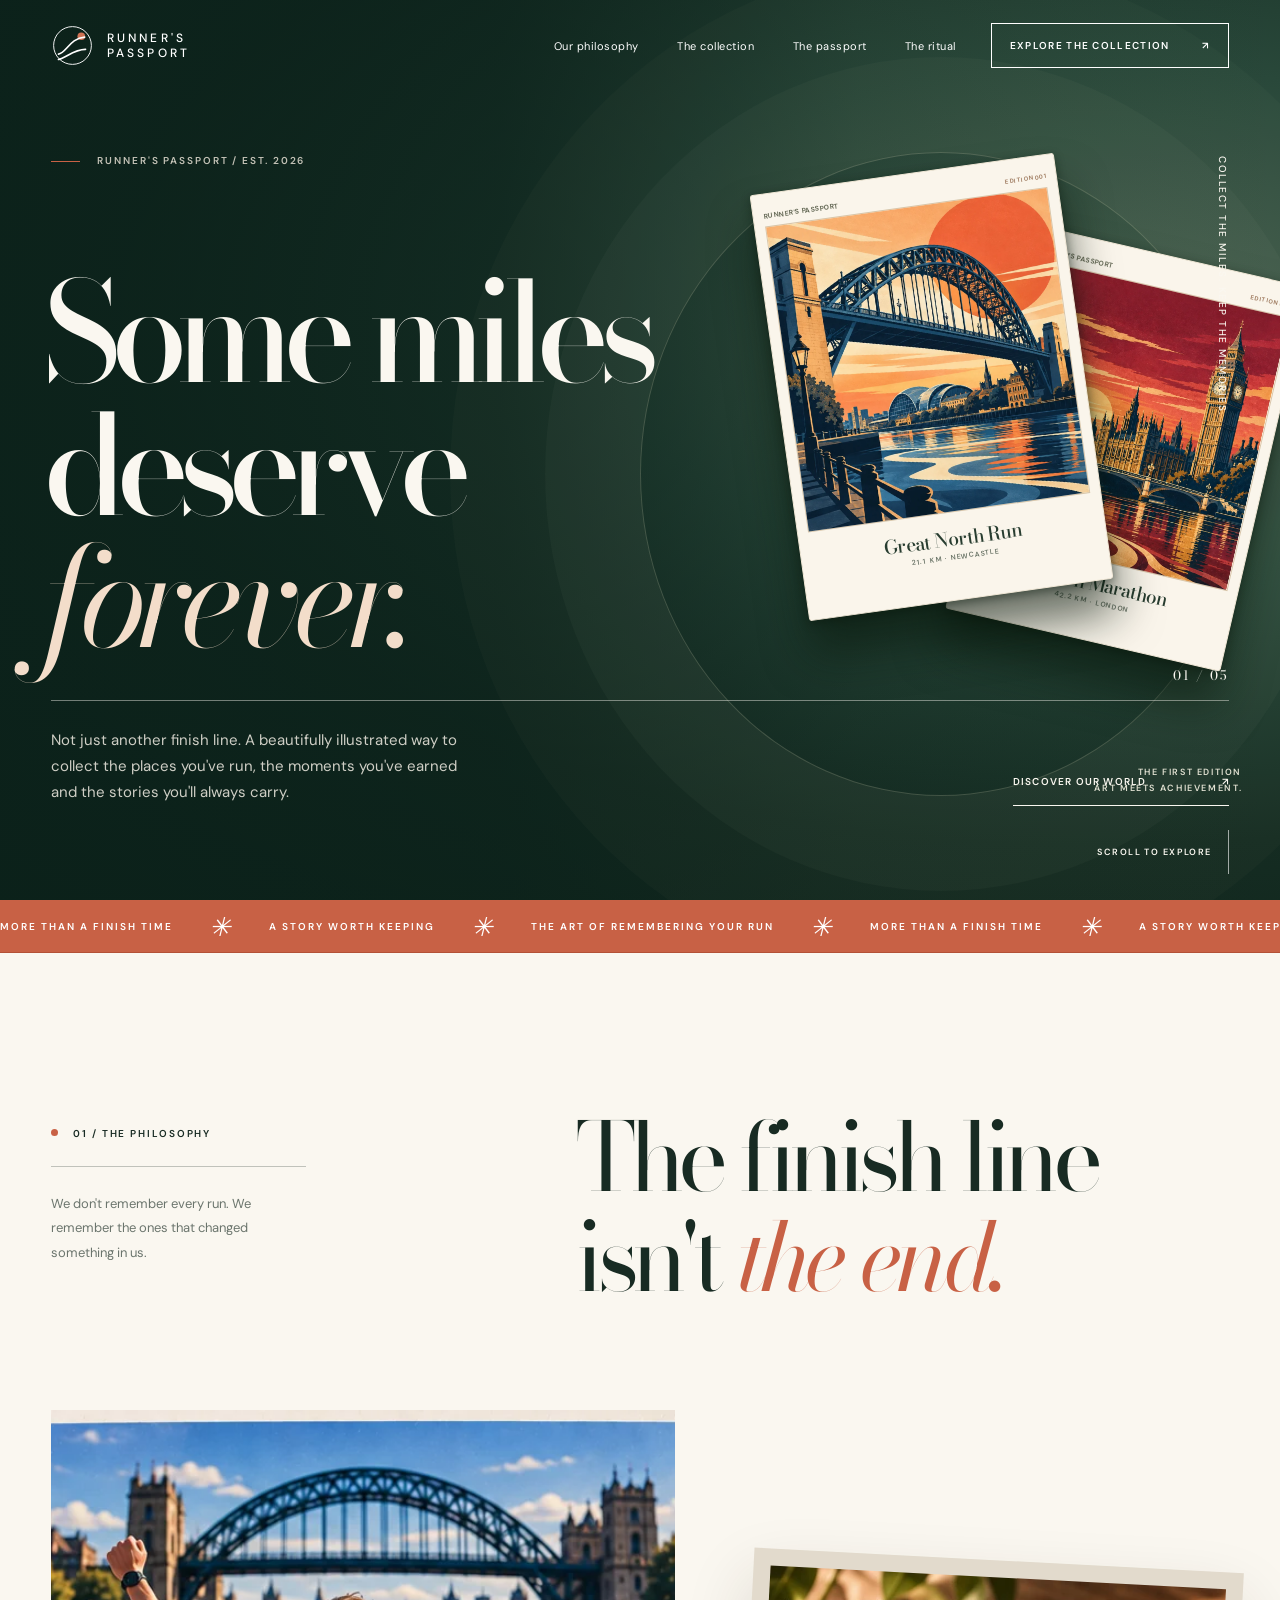
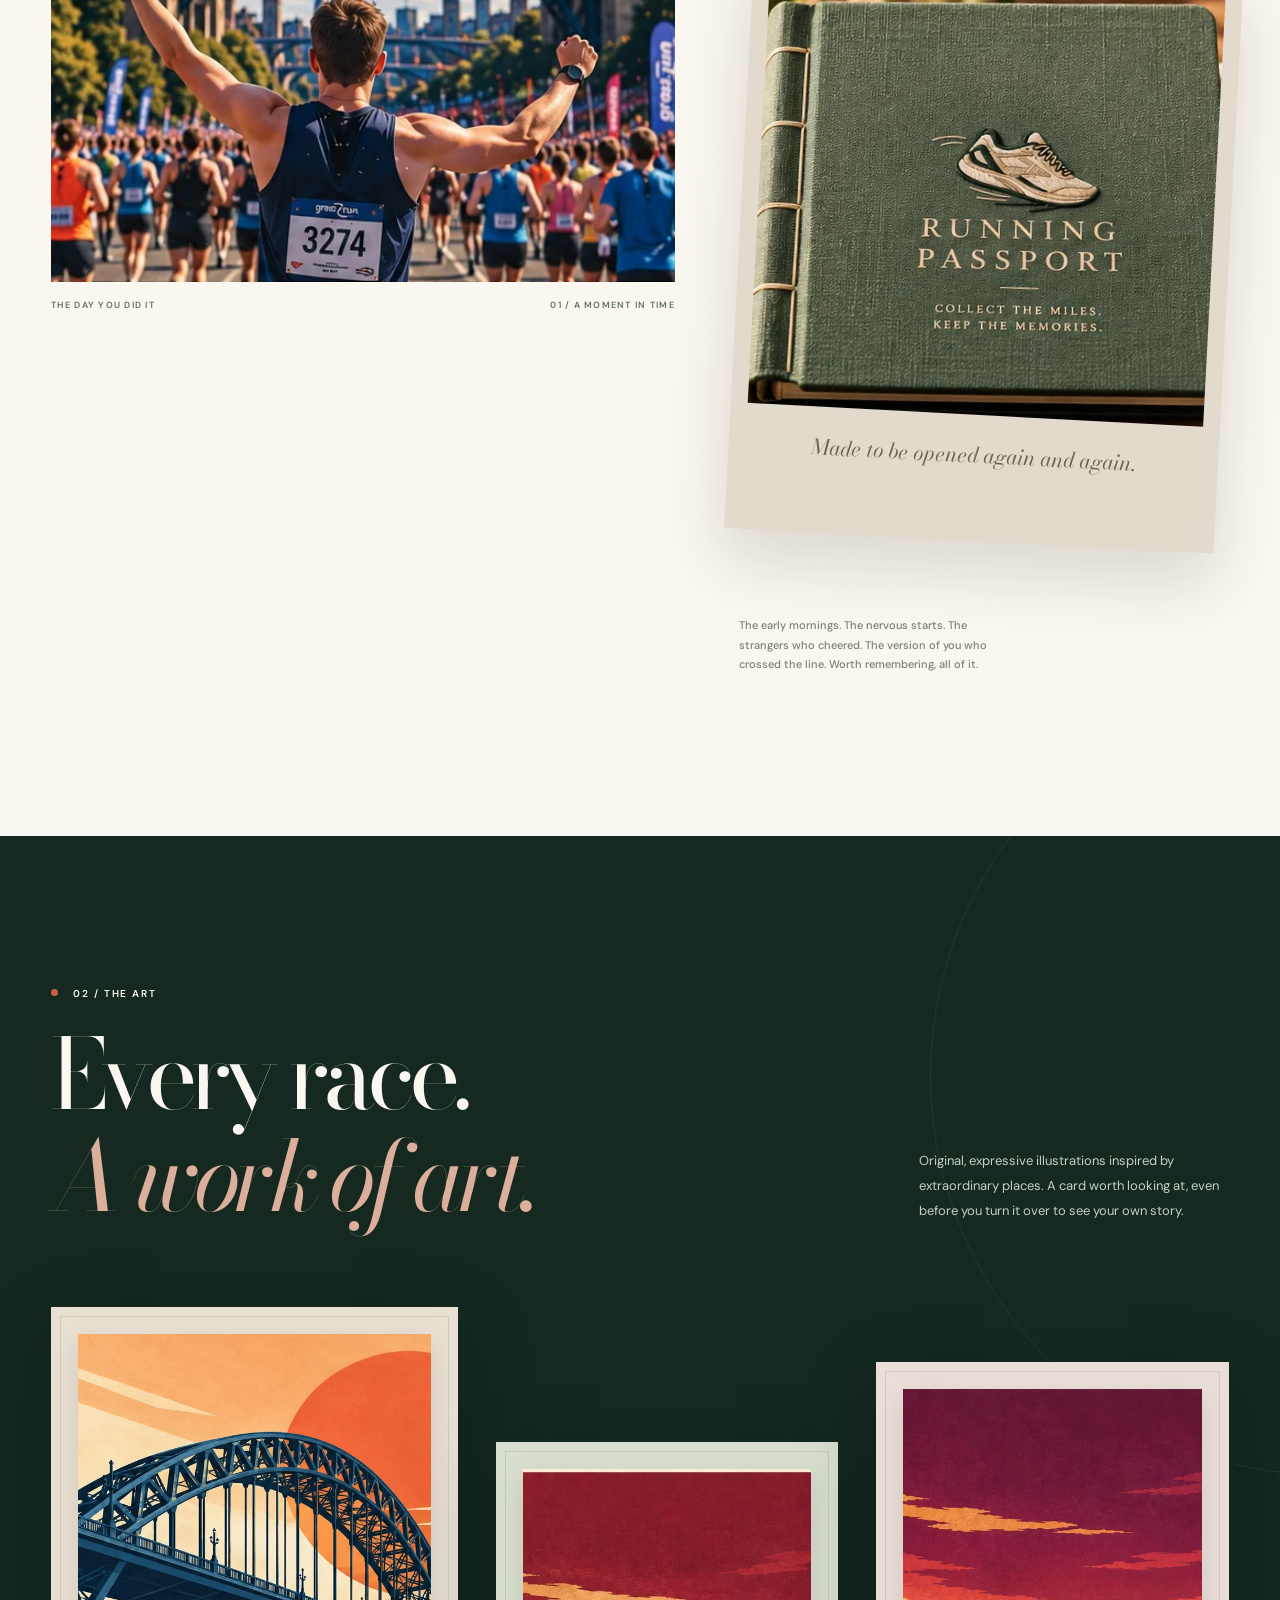
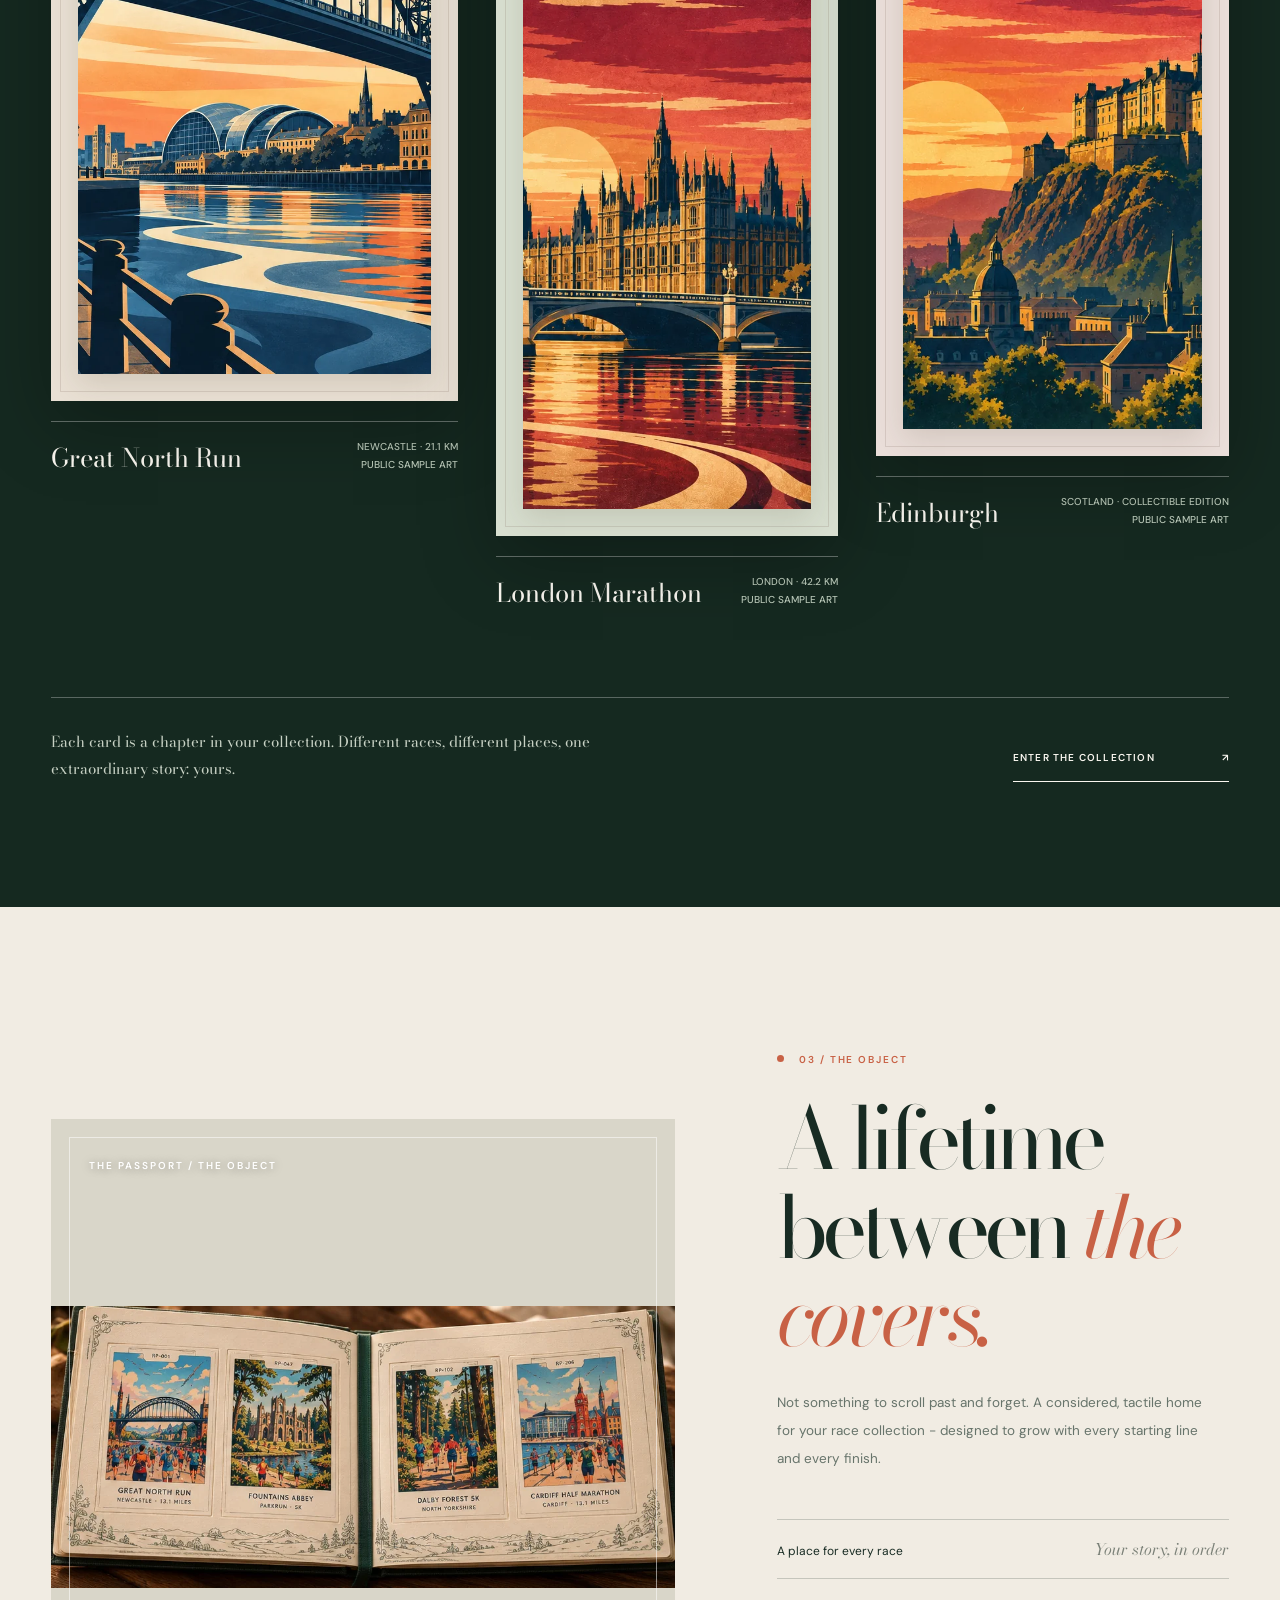
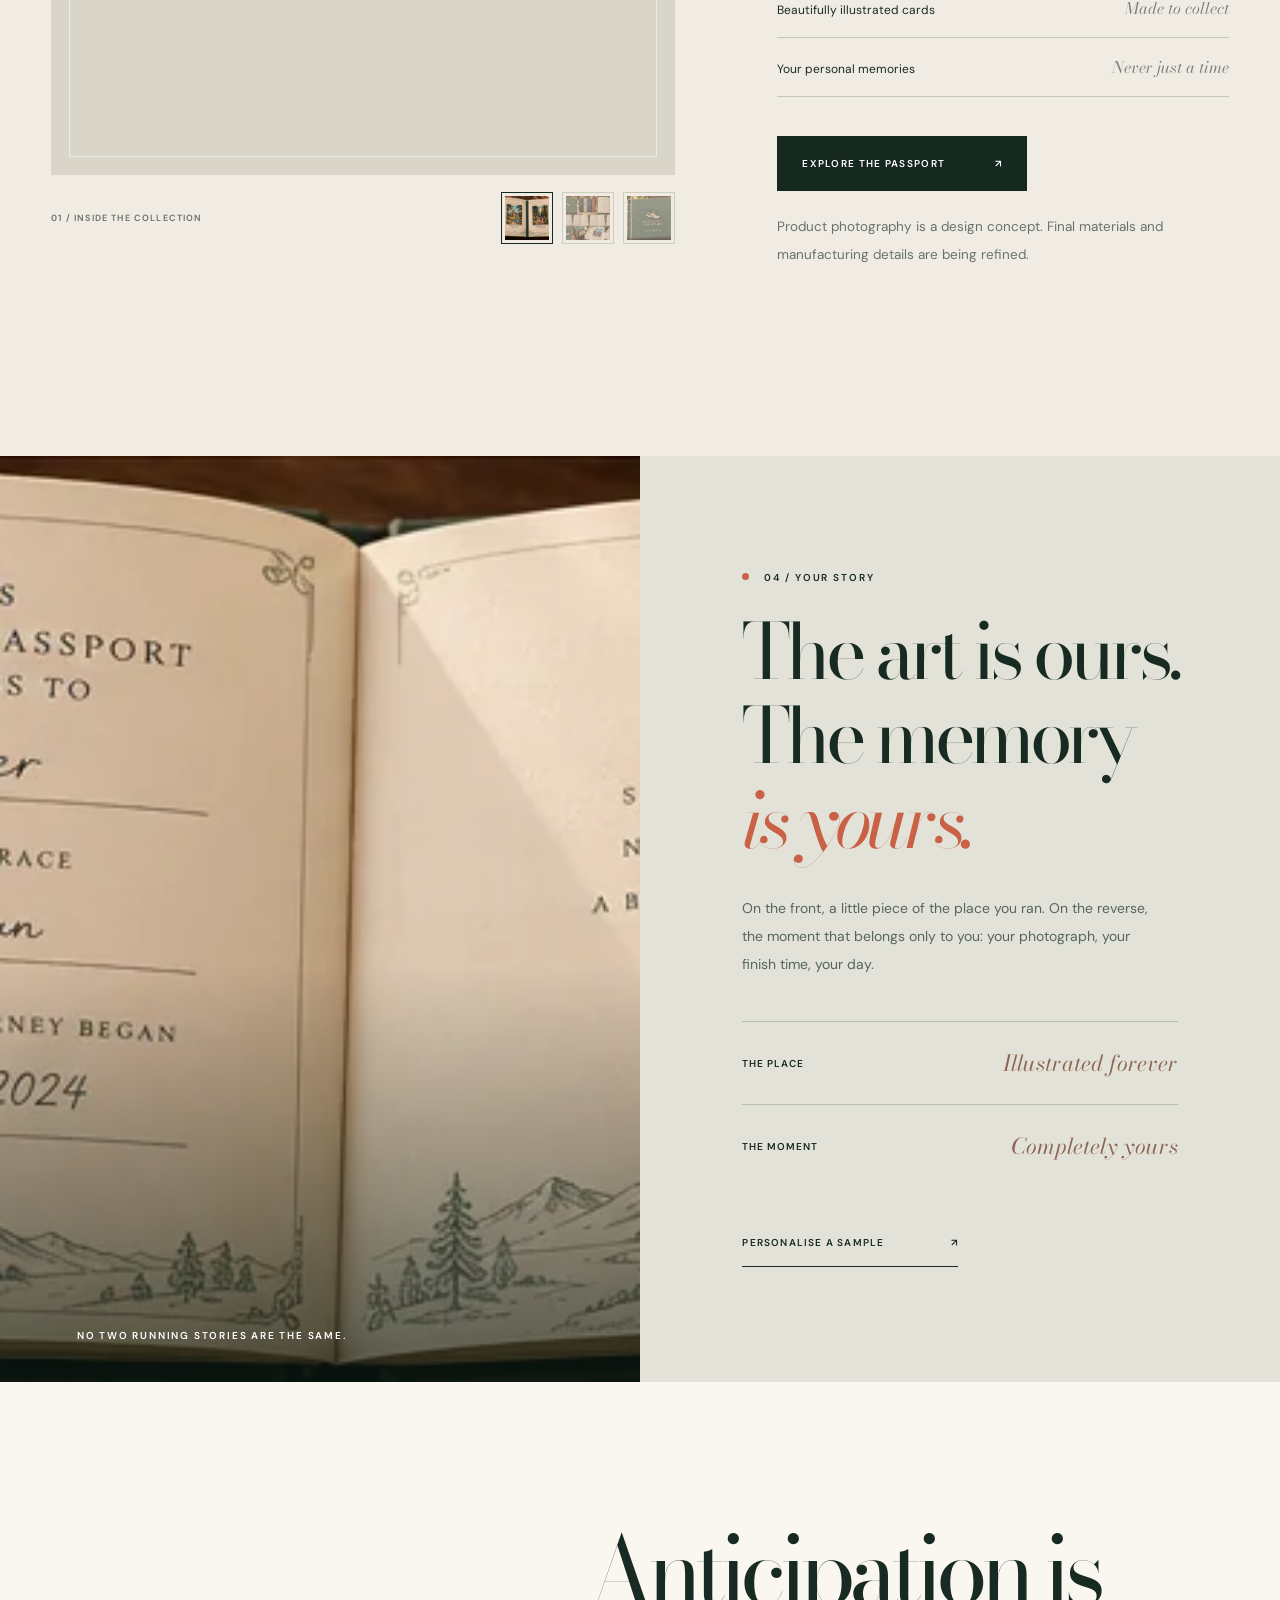
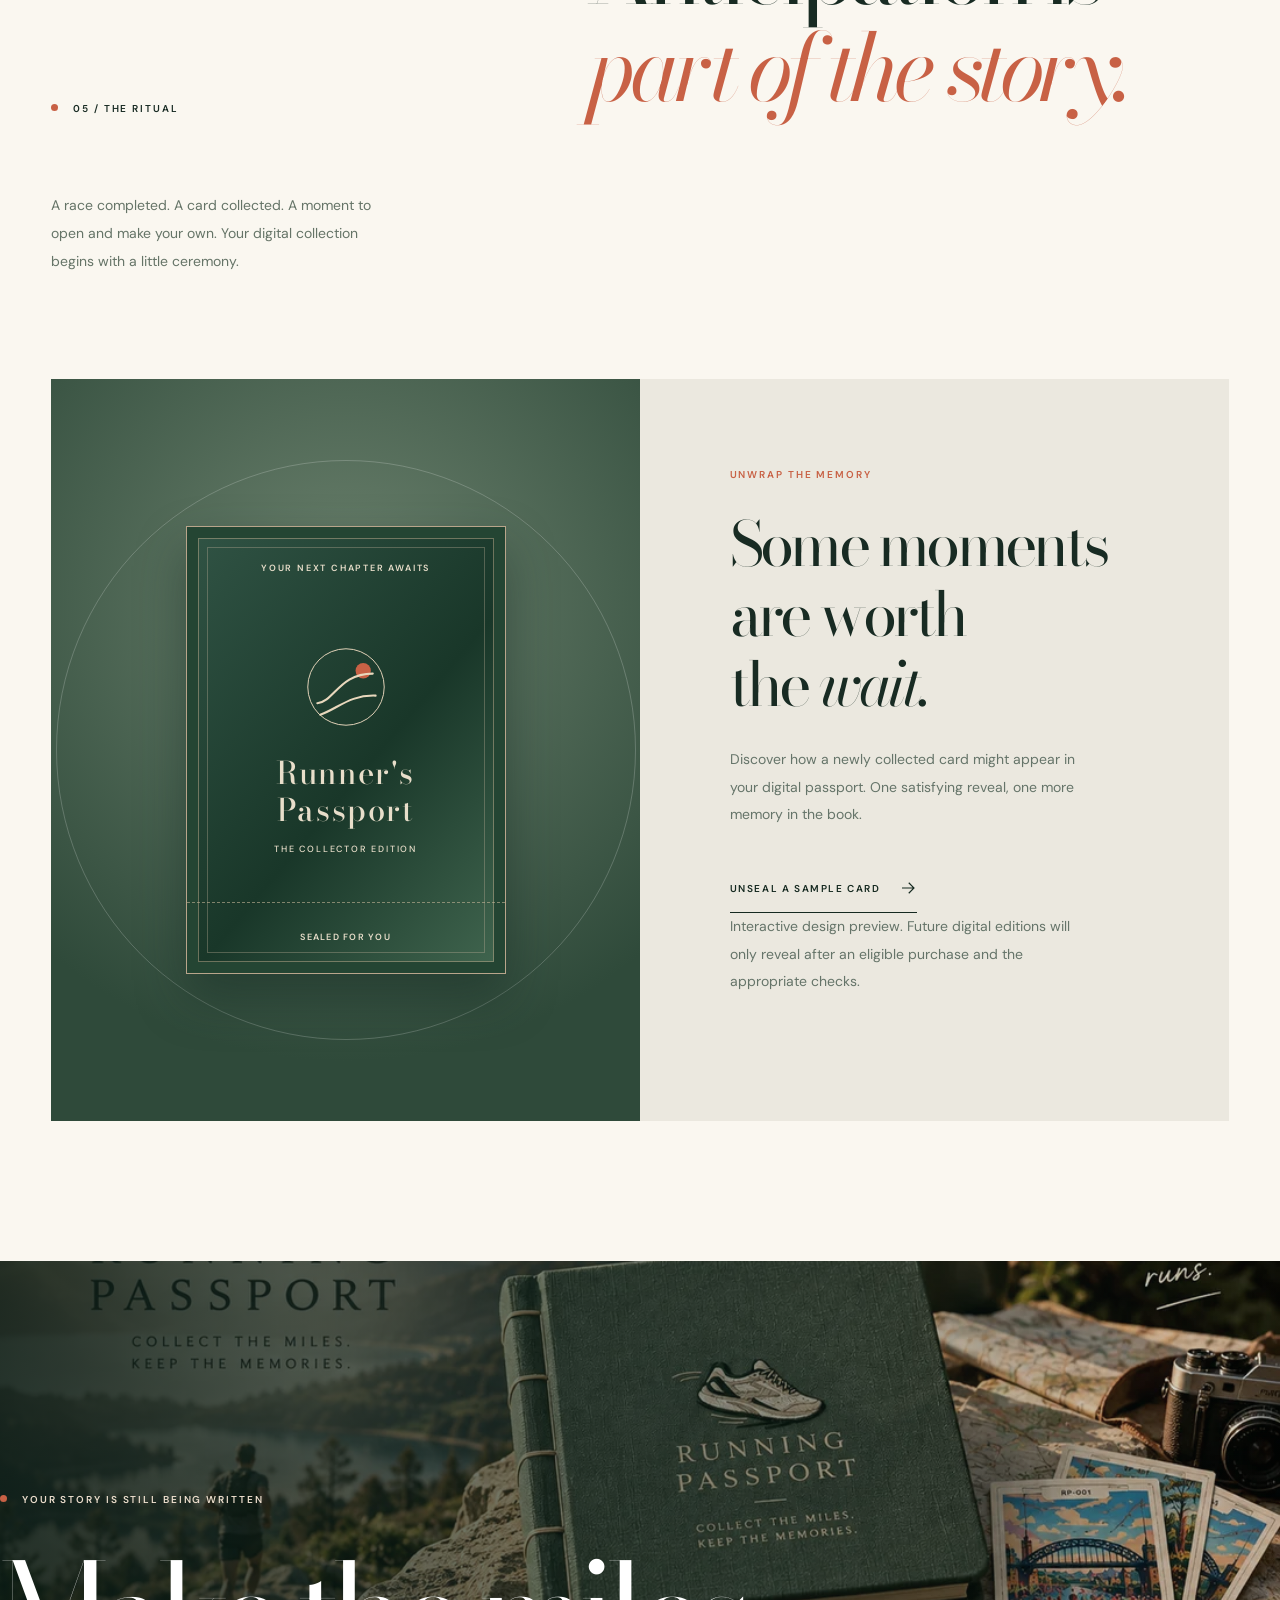
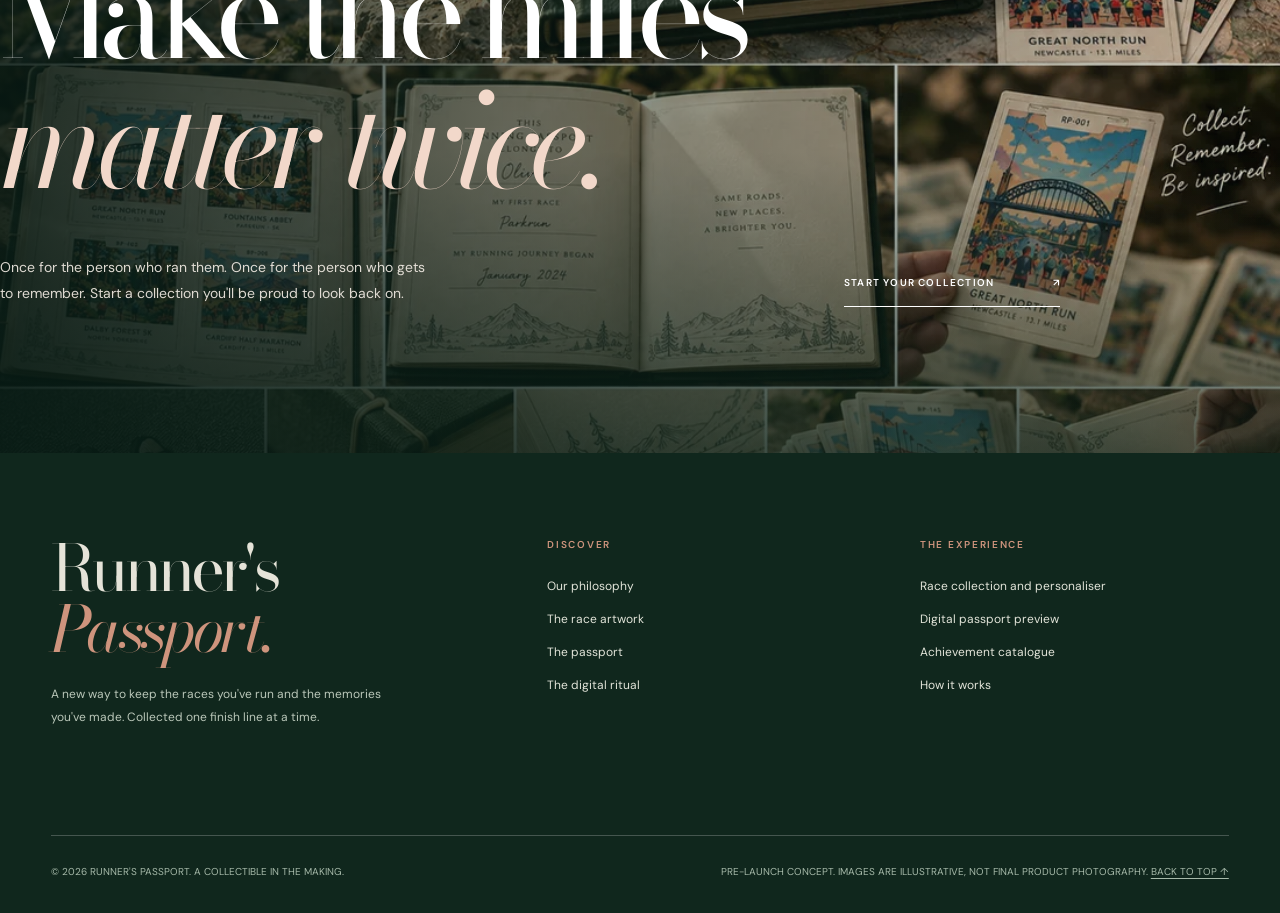
<file: index.html>
<!doctype html>
<html lang="en-GB">
<head>
  <meta charset="utf-8">
  <meta name="viewport" content="width=device-width,initial-scale=1,viewport-fit=cover">
  <meta name="theme-color" content="#152920">
  <meta name="robots" content="noindex,nofollow">
  <title>Runner's Passport | For the Miles That Made You</title>
  <meta name="description" content="The art of remembering your run. Discover original illustrated race cards, personal memories and a beautifully considered Runner's Passport to keep them in.">
  <meta property="og:type" content="website">
  <meta property="og:title" content="Runner's Passport - For the miles that made you">
  <meta property="og:description" content="Some miles deserve forever. An illustrated collection of races, moments and memories.">
  <meta property="og:image" content="https://myrunnerspassport.com/assets/og-preview.jpg">
  <meta property="og:url" content="https://myrunnerspassport.com/">
  <link rel="icon" type="image/svg+xml" href="/favicon.svg">
  <link rel="preconnect" href="https://fonts.googleapis.com">
  <link rel="preconnect" href="https://fonts.gstatic.com" crossorigin>
  <link href="https://fonts.googleapis.com/css2?family=Bodoni+Moda:ital,opsz,wght@0,6..96,400;0,6..96,500;1,6..96,400&family=DM+Sans:wght@400;500;600;700&display=swap" rel="stylesheet">
  <link rel="preload" as="image" href="/assets/art-gnr.webp" fetchpriority="high">
  <link rel="stylesheet" href="/editorial.css">
  <script src="/editorial.js" defer></script>
</head>
<body>
  <div class="scroll-line" aria-hidden="true"></div>
  <header class="site-nav">
    <div class="shell nav-inner">
      <a href="#top" class="brandmark" aria-label="Runner's Passport - home">
        <svg viewBox="0 0 46 46" fill="none" aria-hidden="true">
          <circle cx="23" cy="23" r="20.2" stroke="currentColor" stroke-width="1"/>
          <circle cx="32.4" cy="13.1" r="4.1" fill="#ce7153"/>
          <path d="M8 32.2C16 31.3 20.5 15 36 14M8 38c8-1.9 17-11.1 29-10.9" stroke="currentColor" stroke-width="1.75" stroke-linecap="round"/>
        </svg>
        <span class="wordmark"><span>RUNNER'S</span><span>PASSPORT</span></span>
      </a>
      <nav class="nav-links" aria-label="Main menu">
        <a href="#the-story">Our philosophy</a>
        <a href="#the-art">The collection</a>
        <a href="#the-passport">The passport</a>
        <a href="#the-ritual">The ritual</a>
      </nav>
      <a class="nav-cta" href="/studio.html#collection">Explore the collection <span aria-hidden="true">↗</span></a>
      <button type="button" class="menu-toggle" aria-controls="mobile-menu" aria-expanded="false" aria-label="Open menu">Menu <span aria-hidden="true"></span></button>
    </div>
    <nav class="mobile-nav" id="mobile-menu" aria-label="Mobile menu">
      <a href="#the-story">Our philosophy</a>
      <a href="#the-art">The collection</a>
      <a href="#the-passport">The passport</a>
      <a href="#the-ritual">The ritual</a>
      <a href="/studio.html#collection">Explore the collection ↗</a>
    </nav>
  </header>

  <main>
    <section class="hero" id="top" aria-labelledby="hero-title">
      <div class="hero-stage" aria-label="Two illustrated Runner's Passport concept cards">
        <div class="hero-stage-orbit" aria-hidden="true"></div>
        <div class="hero-card hero-card-second">
          <div class="hero-card-heading">RUNNER'S PASSPORT <span>EDITION 002</span></div>
          <img src="/assets/art-london.webp" alt="London race card artwork" width="442" height="640" fetchpriority="high">
          <div class="hero-card-footer"><strong>London Marathon</strong><span>42.2 KM · LONDON</span></div>
        </div>
        <div class="hero-card hero-card-first">
          <div class="hero-card-heading">RUNNER'S PASSPORT <span>EDITION 001</span></div>
          <img src="/assets/art-gnr.webp" alt="Great North Run art featuring the Tyne Bridge at sunset" width="442" height="640" fetchpriority="high">
          <div class="hero-card-footer"><strong>Great North Run</strong><span>21.1 KM · NEWCASTLE</span></div>
        </div>
        <span class="hero-stage-note">THE FIRST EDITION<br>ART MEETS ACHIEVEMENT.</span>
      </div>
      <div class="hero-shade" aria-hidden="true"></div>
      <div class="shell hero-inner">
        <div class="hero-topline eyebrow">RUNNER'S PASSPORT / EST. 2026</div>
        <span class="hero-corner">COLLECT THE MILES. KEEP THE MEMORIES.</span>
        <h1 id="hero-title"><span>Some miles</span><span>deserve</span><span><em>forever.</em></span></h1>
        <div class="hero-bottom">
          <p>Not just another finish line. A beautifully illustrated way to collect the places you've run, the moments you've earned and the stories you'll always carry.</p>
          <a class="text-action" href="#the-story">Discover our world <span aria-hidden="true">↗</span></a>
        </div>
        <span class="hero-side-number">01 / 05</span>
        <div class="hero-down"><span>SCROLL TO EXPLORE</span><span class="down-rule"></span></div>
      </div>
    </section>

    <div class="marquee" aria-hidden="true">
      <div class="marquee-track">
        <span>MORE THAN A FINISH TIME</span><i>✳</i><span>A STORY WORTH KEEPING</span><i>✳</i><span>THE ART OF REMEMBERING YOUR RUN</span><i>✳</i>
        <span>MORE THAN A FINISH TIME</span><i>✳</i><span>A STORY WORTH KEEPING</span><i>✳</i><span>THE ART OF REMEMBERING YOUR RUN</span><i>✳</i>
      </div>
    </div>

    <section class="story" id="the-story" aria-labelledby="story-title">
      <div class="shell">
        <div class="story-top">
          <div class="story-side reveal">
            <span class="eyebrow"><span class="red-dot"></span> 01 / THE PHILOSOPHY</span>
            <div class="fine-line"></div>
            <p>We don't remember every run. We remember the ones that changed something in us.</p>
          </div>
          <h2 class="reveal" id="story-title">The finish line<br>isn't <em>the end.</em></h2>
        </div>
        <div class="story-gallery">
          <div class="reveal">
            <div class="story-image-primary"><img src="/assets/card-back-photo.webp" alt="A runner celebrating beneath the Tyne Bridge after an unforgettable event" width="602" height="429" loading="lazy"></div>
            <div class="photo-caption"><span>THE DAY YOU DID IT</span><span>01 / A MOMENT IN TIME</span></div>
          </div>
          <div class="story-image-secondary reveal">
            <figure>
              <img src="/assets/album-craft.webp" alt="Concept of a linen-bound running memory album" width="579" height="438" loading="lazy">
              <figcaption>Made to be opened again and again.</figcaption>
            </figure>
            <p class="story-inscription">The early mornings. The nervous starts. The strangers who cheered. The version of you who crossed the line. Worth remembering, all of it.</p>
          </div>
        </div>
      </div>
    </section>

    <section class="collection" id="the-art" aria-labelledby="collection-title">
      <div class="shell">
        <div class="collection-top">
          <div class="reveal">
            <span class="eyebrow"><span class="red-dot"></span> 02 / THE ART</span>
            <h2 id="collection-title">Every race.<br><em>A work of art.</em></h2>
          </div>
          <p class="collection-intro reveal">Original, expressive illustrations inspired by extraordinary places. A card worth looking at, even before you turn it over to see your own story.</p>
        </div>
        <div class="art-grid">
          <article class="art-item reveal">
            <div class="art-mat"><img src="/assets/art-gnr.webp" alt="Illustrated Great North Run edition showing the Tyne Bridge at sunset" width="442" height="640" loading="lazy"></div>
            <div class="art-meta"><strong>Great North Run</strong><span>NEWCASTLE · 21.1 KM<br>PUBLIC SAMPLE ART</span></div>
          </article>
          <article class="art-item reveal">
            <div class="art-mat"><img src="/assets/art-london.webp" alt="Illustrated London running card edition featuring Westminster at sunset" width="442" height="640" loading="lazy"></div>
            <div class="art-meta"><strong>London Marathon</strong><span>LONDON · 42.2 KM<br>PUBLIC SAMPLE ART</span></div>
          </article>
          <article class="art-item reveal">
            <div class="art-mat"><img src="/assets/art-edinburgh.webp" alt="Illustrated Edinburgh race card edition" width="442" height="640" loading="lazy"></div>
            <div class="art-meta"><strong>Edinburgh</strong><span>SCOTLAND · COLLECTIBLE EDITION<br>PUBLIC SAMPLE ART</span></div>
          </article>
        </div>
        <div class="collection-bottom reveal">
          <p>Each card is a chapter in your collection. Different races, different places, one extraordinary story: yours.</p>
          <a href="/studio.html#collection" class="text-action">Enter the collection <span aria-hidden="true">↗</span></a>
        </div>
      </div>
    </section>

    <section class="album" id="the-passport" aria-labelledby="album-title">
      <div class="shell album-layout">
        <div class="album-gallery reveal">
          <div class="album-photo-wrap">
            <img id="album-image" src="/assets/album-pages.webp" alt="An open concept Runner's Passport album with illustrated cards arranged on the pages" width="946" height="427" loading="lazy">
            <span class="album-imprint">THE PASSPORT / THE OBJECT</span>
          </div>
          <div class="album-thumbs">
            <span class="thumb-label" id="album-caption" aria-live="polite">01 / INSIDE THE COLLECTION</span>
            <div class="thumb-actions" role="group" aria-label="Album views">
              <button type="button" class="thumb-btn active" data-album-image="/assets/album-pages.webp" data-album-alt="Open concept album with illustrated race cards" data-album-caption="01 / INSIDE THE COLLECTION" aria-label="View illustrated album pages" aria-pressed="true"><img src="/assets/album-pages.webp" alt="" loading="lazy"></button>
              <button type="button" class="thumb-btn" data-album-image="/assets/album-library.webp" data-album-alt="Concept layout of the passport collection, covers and pages" data-album-caption="02 / THE COLLECTION" aria-label="View passport collection concepts" aria-pressed="false"><img src="/assets/album-library.webp" alt="" loading="lazy"></button>
              <button type="button" class="thumb-btn" data-album-image="/assets/album-craft.webp" data-album-alt="Detail of linen-bound concept album" data-album-caption="03 / THE MATERIAL" aria-label="View linen cover detail" aria-pressed="false"><img src="/assets/album-craft.webp" alt="" loading="lazy"></button>
            </div>
          </div>
        </div>
        <div class="album-copy reveal">
          <span class="eyebrow"><span class="red-dot"></span> 03 / THE OBJECT</span>
          <h2 id="album-title">A lifetime<br>between <em>the<br>covers.</em></h2>
          <p>Not something to scroll past and forget. A considered, tactile home for your race collection - designed to grow with every starting line and every finish.</p>
          <div class="album-features">
            <div class="album-feature"><span>A place for every race</span><span>Your story, in order</span></div>
            <div class="album-feature"><span>Beautifully illustrated cards</span><span>Made to collect</span></div>
            <div class="album-feature"><span>Your personal memories</span><span>Never just a time</span></div>
          </div>
          <a class="dark-action" href="/studio.html#the-album">Explore the passport <span aria-hidden="true">↗</span></a>
          <p class="note" style="margin-top:22px">Product photography is a design concept. Final materials and manufacturing details are being refined.</p>
        </div>
      </div>
    </section>

    <section class="personal" id="your-memory" aria-labelledby="personal-title">
      <div class="personal-image">
        <img src="/assets/album-inside.webp" alt="Inside pages of a sample personalised running memory book" width="604" height="321" loading="lazy">
        <span class="personal-image-caption">NO TWO RUNNING STORIES ARE THE SAME.</span>
      </div>
      <div class="personal-copy reveal">
        <span class="eyebrow"><span class="red-dot"></span> 04 / YOUR STORY</span>
        <h2 id="personal-title">The art is ours.<br>The memory <em>is yours.</em></h2>
        <p>On the front, a little piece of the place you ran. On the reverse, the moment that belongs only to you: your photograph, your finish time, your day.</p>
        <div class="personal-detail"><span>The place</span><span>Illustrated forever</span></div>
        <div class="personal-detail"><span>The moment</span><span>Completely yours</span></div>
        <a class="text-action" href="/studio.html#collection" style="margin-top:32px">Personalise a sample <span aria-hidden="true">↗</span></a>
      </div>
    </section>

    <section class="ritual" id="the-ritual" aria-labelledby="ritual-title">
      <div class="shell">
        <div class="ritual-heading">
          <div class="reveal"><span class="eyebrow"><span class="red-dot"></span> 05 / THE RITUAL</span></div>
          <h2 id="ritual-title" class="reveal">Anticipation is<br><em>part of the story.</em></h2>
          <p class="ritual-description reveal">A race completed. A card collected. A moment to open and make your own. Your digital collection begins with a little ceremony.</p>
        </div>
        <div class="ritual-stage reveal">
          <div class="pack-visual">
            <div class="pack-wrap" id="sample-pack">
              <div class="reveal-card" aria-label="Sample Great North Run illustrated card">
                <img src="/assets/art-gnr.webp" alt="Great North Run collectible card artwork" width="442" height="640" loading="lazy">
                <strong>Great North Run</strong><span>2026 · EDITION 001</span>
              </div>
              <div class="paper-pack">
                <span class="pack-top">YOUR NEXT CHAPTER AWAITS</span>
                <span class="pack-symbol" aria-hidden="true">
                  <svg viewBox="0 0 90 90" fill="none"><circle cx="45" cy="45" r="40" stroke="#e9d8bd"/><circle cx="63" cy="28" r="8" fill="#c86145"/><path d="M15 62C33 60 38 31 73 31M18 74C36 68 49 53 76 54" stroke="#e9d8bd" stroke-width="2.2" stroke-linecap="round"/></svg>
                </span>
                <strong>Runner's<br>Passport</strong>
                <small>THE COLLECTOR EDITION</small>
                <span class="pack-tear-line"></span>
                <span class="pack-tear">SEALED FOR YOU</span>
              </div>
            </div>
          </div>
          <div class="ritual-copy">
            <span class="eyebrow">UNWRAP THE MEMORY</span>
            <h3>Some moments<br>are worth<br>the <em>wait.</em></h3>
            <p>Discover how a newly collected card might appear in your digital passport. One satisfying reveal, one more memory in the book.</p>
            <button type="button" class="ritual-demo" id="unseal" aria-pressed="false">
              <span class="unseal-label">Unseal a sample card</span>
              <svg viewBox="0 0 24 24" fill="none" stroke="currentColor" stroke-width="1.5" aria-hidden="true"><path d="M4 12h16m-7-7 7 7-7 7"/></svg>
            </button>
            <p class="ritual-footnote">Interactive design preview. Future digital editions will only reveal after an eligible purchase and the appropriate checks.</p>
          </div>
        </div>
      </div>
    </section>

    <section class="next-chapter" aria-labelledby="next-title">
      <img src="/assets/lifestyle.webp" alt="Concept moodboard of a running journey, keepsake passport and illustrated memories" width="1100" height="1005" loading="lazy">
      <div class="shell next-inner reveal">
        <span class="eyebrow"><span class="red-dot"></span> YOUR STORY IS STILL BEING WRITTEN</span>
        <h2 id="next-title">Make the miles<br><em>matter twice.</em></h2>
        <div class="next-description">
          <p>Once for the person who ran them. Once for the person who gets to remember. Start a collection you'll be proud to look back on.</p>
          <a class="text-action" href="/studio.html#collection">Start your collection <span aria-hidden="true">↗</span></a>
        </div>
      </div>
    </section>
  </main>

  <footer class="footer">
    <div class="shell">
      <div class="footer-main">
        <div>
          <h2 class="footer-logo">Runner's<br><em>Passport.</em></h2>
          <p class="footer-about">A new way to keep the races you've run and the memories you've made. Collected one finish line at a time.</p>
        </div>
        <nav class="footer-nav" aria-label="Explore">
          <strong>DISCOVER</strong>
          <a href="#the-story">Our philosophy</a>
          <a href="#the-art">The race artwork</a>
          <a href="#the-passport">The passport</a>
          <a href="#the-ritual">The digital ritual</a>
        </nav>
        <nav class="footer-nav" aria-label="Experience">
          <strong>THE EXPERIENCE</strong>
          <a href="/studio.html#collection">Race collection and personaliser</a>
          <a href="/studio.html#my-passport">Digital passport preview</a>
          <a href="/studio.html#achievements">Achievement catalogue</a>
          <a href="/studio.html#how-it-works">How it works</a>
        </nav>
      </div>
      <div class="footer-bottom">
        <span>© 2026 RUNNER'S PASSPORT. A COLLECTIBLE IN THE MAKING.</span>
        <span>PRE-LAUNCH CONCEPT. IMAGES ARE ILLUSTRATIVE, NOT FINAL PRODUCT PHOTOGRAPHY. <a href="#top">BACK TO TOP ↑</a></span>
      </div>
    </div>
  </footer>
</body>
</html>
</file>
<file: editorial.css>
/* RUNNER'S PASSPORT / EDITORIAL COLLECTOR - OCTOBER 2026 */
:root{--pine:#152920;--pine-deep:#0b1e17;--sage:#5f7163;--oat:#f1ece3;--paper:#faf7f0;--cream:#eae3d8;--stone:#bfb7ab;--red:#c86145;--ink:#182b23;--line:rgba(23,44,34,.2);--serif:'Bodoni Moda',Georgia,'Times New Roman',serif;--sans:'DM Sans',Arial,sans-serif}
*,*::before,*::after{box-sizing:border-box}
html{scroll-behaviour:smooth;scroll-padding-top:72px}
body{margin:0;background:var(--paper);font-family:var(--sans);color:var(--ink);-webkit-font-smoothing:antialiased;overflow-x:hidden}
body.menu-open{overflow:hidden}
img{display:block;max-width:100%}
button,a{-webkit-tap-highlight-color:transparent}
button{font:inherit;cursor:pointer}
a{color:inherit;text-decoration:none}
button:focus-visible,a:focus-visible{outline:2px solid var(--red);outline-offset:5px}
::selection{background:var(--red);color:white}
.shell{width:calc(100% - clamp(36px,8vw,144px));max-width:1590px;margin-inline:auto}
.eyebrow{font:600 10px/1.4 var(--sans);letter-spacing:.19em;text-transform:uppercase}
.eyebrow .red-dot{display:inline-block;width:7px;height:7px;background:var(--red);border-radius:50%;margin-right:11px;vertical-align:1px}
.section-index{font:500 10px var(--sans);letter-spacing:.1em;color:var(--red)}
.fine-line{height:1px;background:currentColor;opacity:.26;width:100%}
.serif-italic{font-style:italic;font-weight:400}
.reveal{opacity:0;transform:translateY(45px);transition:opacity .85s ease,transform .95s cubic-bezier(.19,1,.22,1)}
.reveal.in-view{opacity:1;transform:translateY(0)}
.scroll-line{height:2px;background:var(--red);position:fixed;top:0;left:0;width:0;z-index:120;transform-origin:left;pointer-events:none}
.site-nav{height:91px;position:fixed;z-index:100;top:0;left:0;right:0;color:#fff;transition:height .3s,background .3s,color .3s,border .3s}
.site-nav.is-scrolled,.site-nav.menu-open{height:75px;background:rgba(250,247,240,.97);color:var(--pine);backdrop-filter:blur(22px);border-bottom:1px solid #132b201a}
.nav-inner{height:100%;display:flex;align-items:center;justify-content:space-between;gap:35px}
.brandmark{display:inline-flex;align-items:center;gap:13px;flex:none}
.brandmark svg{width:43px;height:43px;overflow:visible}
.brandmark .wordmark{font:500 12px/1.25 var(--sans);letter-spacing:.255em;display:flex;flex-direction:column}
.nav-links{display:flex;align-items:center;justify-content:center;gap:clamp(20px,3vw,54px);margin-left:auto}
.nav-links a{font-size:11px;letter-spacing:.045em;position:relative}
.nav-links a::after{content:"";position:absolute;left:0;right:100%;height:1px;bottom:-8px;background:currentColor;transition:right .32s}
.nav-links a:hover::after{right:0}
.nav-cta{display:inline-flex;align-items:center;justify-content:space-between;gap:33px;border:1px solid currentColor;font:600 10px var(--sans);letter-spacing:.13em;text-transform:uppercase;padding:15px 18px;white-space:nowrap;transition:background .2s,color .2s}
.nav-cta:hover{background:var(--red);border-color:var(--red);color:white}
.menu-toggle{display:none;background:transparent;color:inherit;border:0;align-items:center;gap:12px;font:600 10px var(--sans);letter-spacing:.1em;text-transform:uppercase;padding:12px 0}
.menu-toggle span{display:block;height:1px;width:26px;background:currentColor;position:relative}
.menu-toggle span::after{content:"";position:absolute;top:7px;left:0;width:26px;height:1px;background:currentColor}
.mobile-nav{display:none}
.hero{height:min(900px,100svh);min-height:720px;background:var(--pine-deep);color:var(--paper);position:relative;isolation:isolate;overflow:hidden}
.hero-image{position:absolute;inset:0;width:100%;height:100%;object-fit:cover;object-position:center 52%;z-index:-3;transform:scale(1.04);animation:heroEnter 1.75s cubic-bezier(.13,.66,.2,1) both}
@keyframes heroEnter{from{opacity:.5;transform:scale(1.12)}to{opacity:1;transform:scale(1.04)}}
.hero-shade{position:absolute;inset:0;z-index:-2;background:linear-gradient(90deg,rgba(6,20,15,.88) 0%,rgba(7,21,16,.6) 36%,rgba(8,22,17,.08) 74%),linear-gradient(0deg,rgba(9,28,20,.7),transparent 27%),linear-gradient(180deg,rgba(8,23,17,.35),transparent 32%)}
.hero-inner{height:100%;display:flex;flex-direction:column;justify-content:flex-end;padding-top:155px;padding-bottom:clamp(84px,10.5vh,140px);position:relative}
.hero-topline{position:absolute;top:154px;left:0;display:flex;align-items:center;gap:17px;color:#f1eaddcc}
.hero-topline::before{content:"";width:29px;height:1px;background:var(--red)}
.hero h1{margin:0 0 36px -8px;max-width:1150px;font:500 clamp(86px,10.8vw,178px)/.96 var(--serif);letter-spacing:-.083em;text-wrap:balance}
.hero h1 span{display:block}
.hero h1 em{font-weight:400;letter-spacing:-.068em;color:#f3ddca}
.hero-bottom{display:flex;align-items:end;justify-content:space-between;gap:40px;border-top:1px solid #f9f6ee70;padding-top:27px}
.hero-bottom p{max-width:435px;margin:0;font:400 15px/1.72 var(--sans);color:#f4efe6d6}
.text-action{display:inline-flex;gap:35px;justify-content:space-between;align-items:center;font:600 10px var(--sans);letter-spacing:.12em;text-transform:uppercase;min-width:216px;padding:17px 0;border-bottom:1px solid currentColor;transition:color .2s}
.text-action:hover{color:var(--red)}
.hero-corner{position:absolute;right:0;top:156px;font:500 10px var(--sans);letter-spacing:.15em;writing-mode:vertical-rl}
.hero-side-number{position:absolute;right:0;bottom:clamp(170px,25vh,215px);font:400 13px var(--serif);letter-spacing:.15em}
.hero-down{position:absolute;bottom:26px;right:0;display:flex;align-items:center;gap:16px;font:600 9px var(--sans);letter-spacing:.16em}
.down-rule{height:44px;width:1px;background:white;opacity:.6}
.marquee{background:var(--red);color:#fff;overflow:hidden;border-bottom:1px solid #b35137;white-space:nowrap;height:53px;display:flex;align-items:center}
.marquee-track{display:flex;gap:36px;align-items:center;width:max-content;animation:marquee 38s linear infinite;font:600 10px var(--sans);letter-spacing:.2em}
.marquee-track i{font:italic 26px var(--serif);vertical-align:middle}
@keyframes marquee{to{transform:translateX(-50%)}}
.story{background:var(--paper);padding:clamp(110px,12vw,200px) 0 150px;overflow:hidden}
.story-top{display:grid;grid-template-columns:.8fr 1.2fr;gap:clamp(30px,7vw,120px);align-items:start}
.story-side{padding-top:20px;max-width:255px;display:flex;flex-direction:column;gap:25px}
.story-side p{color:#6b756d;font:13px/1.9 var(--sans);margin:0}
.story h2{font:400 clamp(58px,7.4vw,127px)/1.06 var(--serif);letter-spacing:-.068em;margin:0;max-width:1100px}
.story h2 em{color:var(--red)}
.story-gallery{display:grid;grid-template-columns:1.12fr .88fr;gap:clamp(25px,5vw,90px);margin-top:clamp(65px,8vw,134px);align-items:start}
.story-image-primary{aspect-ratio:1.32;background:#ded8cf;overflow:hidden;position:relative}
.story-image-primary img{width:100%;height:100%;object-fit:cover;transition:transform .8s}
.story-image-primary:hover img{transform:scale(1.04)}
.photo-caption{margin-top:16px;display:flex;align-items:center;justify-content:space-between;gap:15px;color:#657168;font:600 9px/1.6 var(--sans);letter-spacing:.14em;text-transform:uppercase}
.story-image-secondary{max-width:580px;margin-top:150px;position:relative}
.story-image-secondary figure{margin:0;background:#e2dacc;padding:17px 17px 70px;transform:rotate(3deg);box-shadow:0 30px 66px #34271827}
.story-image-secondary figure img{aspect-ratio:1.18;object-fit:cover;width:100%}
.story-image-secondary figure figcaption{font:italic 21px var(--serif);text-align:center;color:#6c6257;margin-top:24px}
.story-inscription{font:500 11px/1.8 var(--sans);max-width:255px;color:#7b8076;margin-top:75px}
.collection{background:var(--pine);color:var(--paper);padding:145px 0 125px;position:relative;overflow:hidden}
.collection::before{content:"";position:absolute;width:800px;height:800px;border:1px solid #fff1;border-radius:50%;right:-450px;top:-160px;pointer-events:none}
.collection-top{display:flex;justify-content:space-between;gap:30px;align-items:end;margin-bottom:80px}
.collection h2{font:400 clamp(65px,7.6vw,130px)/1.05 var(--serif);letter-spacing:-.07em;margin:21px 0 0}
.collection h2 em{color:#dbaf9b}
.collection-intro{width:100%;max-width:310px;color:#c5d0c5;font:13px/1.9 var(--sans);margin:0 0 4px}
.art-grid{display:grid;grid-template-columns:1.06fr .89fr .92fr;gap:clamp(12px,3vw,49px);align-items:start}
.art-item{min-width:0;display:flex;flex-direction:column}
.art-item:nth-child(2){margin-top:135px}.art-item:nth-child(3){margin-top:55px}
.art-mat{padding:clamp(12px,2.1vw,35px);background:#e9e0d4;box-shadow:0 24px 70px #0004;position:relative;overflow:hidden}
.art-mat::after{content:"";position:absolute;inset:9px;border:1px solid #7b655b30;pointer-events:none}
.art-mat img{width:100%;aspect-ratio:3/4;object-fit:cover;box-shadow:0 10px 27px #55452d28;transition:transform .85s cubic-bezier(.19,1,.22,1)}
.art-item:hover .art-mat img{transform:scale(1.045)}
.art-item:nth-child(2) .art-mat{background:#d8dfd0}
.art-item:nth-child(3) .art-mat{background:#eaded9}
.art-meta{border-top:1px solid #ffffff57;margin-top:20px;padding-top:16px;display:flex;justify-content:space-between;align-items:start;gap:10px}
.art-meta strong{font:400 clamp(21px,2vw,31px) var(--serif)}
.art-meta span{font:500 10px/1.8 var(--sans);color:#bccbbb;text-align:right}
.collection-bottom{display:flex;align-items:end;justify-content:space-between;gap:30px;margin-top:85px;padding-top:30px;border-top:1px solid #ffffff4a}
.collection-bottom p{margin:0;max-width:570px;font:400 15px/1.8 var(--serif);color:#c7d1c4}
.collection-bottom .text-action{flex:none}
.album{background:var(--oat);padding:140px 0}
.album-layout{display:grid;grid-template-columns:1.16fr .84fr;gap:clamp(55px,8vw,155px);align-items:center}
.album-photo-wrap{position:relative;aspect-ratio:.95;background:#d9d6c9;overflow:hidden}
.album-photo-wrap::after{content:"";position:absolute;inset:18px;border:1px solid #fff8;pointer-events:none}
.album-photo-wrap img{width:100%;height:100%;object-fit:cover;transition:opacity .28s,transform 1s cubic-bezier(.19,1,.22,1)}
.album-photo-wrap:hover img{transform:scale(1.025)}
.album-imprint{position:absolute;top:40px;left:38px;color:#fff;font:600 10px var(--sans);letter-spacing:.2em;text-shadow:0 1px 10px #0006}
.album-thumbs{display:flex;justify-content:space-between;gap:20px;align-items:center;margin-top:17px}
.album-thumbs .thumb-actions{display:flex;gap:9px}
.thumb-btn{width:52px;height:52px;border:1px solid #b8b9ad;padding:3px;background:transparent;opacity:.6;transition:opacity .25s,border-color .25s}
.thumb-btn.active,.thumb-btn:hover{opacity:1;border-color:var(--pine)}
.thumb-btn img{width:100%;height:100%;object-fit:cover}
.thumb-label{font:600 9px var(--sans);letter-spacing:.13em;color:#647366}
.album-copy .eyebrow{color:var(--red)}
.album-copy h2{font:400 clamp(69px,6.7vw,115px)/1.03 var(--serif);letter-spacing:-.069em;margin:26px 0 30px}
.album-copy h2 em{color:var(--red)}
.album-copy>p{font:13.5px/2.05 var(--sans);color:#67746b;max-width:440px;margin:0 0 47px}
.album-features{border-top:1px solid var(--line);max-width:460px;margin-bottom:39px}
.album-feature{display:flex;align-items:baseline;justify-content:space-between;gap:30px;padding:17px 0;border-bottom:1px solid var(--line);font-size:12px}
.album-feature span:last-child{font:italic 16px var(--serif);color:#7b8178}
.dark-action{display:inline-flex;align-items:center;justify-content:space-between;min-width:250px;gap:36px;background:var(--pine);color:white;border:1px solid var(--pine);padding:20px 24px;font:600 10px var(--sans);letter-spacing:.13em;text-transform:uppercase;transition:background .2s,border .2s}
.dark-action:hover{background:var(--red);border-color:var(--red)}
.personal{background:#e3e2d8;display:grid;grid-template-columns:1fr 1fr;min-height:790px}
.personal-image{position:relative;min-height:700px;overflow:hidden;background:#8c9f8f}
.personal-image img{width:100%;height:100%;position:absolute;inset:0;object-fit:cover}
.personal-image::after{content:"";position:absolute;inset:0;background:linear-gradient(0deg,#0b1b15a1,transparent 45%)}
.personal-image-caption{position:absolute;bottom:40px;left:clamp(28px,6vw,90px);color:#fff;z-index:1;font:600 10px var(--sans);letter-spacing:.18em}
.personal-copy{padding:clamp(70px,9vw,155px) clamp(30px,8vw,150px);display:flex;flex-direction:column;justify-content:center;align-items:start}
.personal-copy h2{font:400 clamp(58px,6vw,106px)/1.1 var(--serif);letter-spacing:-.065em;margin:25px 0 31px}
.personal-copy h2 em{color:var(--red)}
.personal-copy>p{font:14px/2 var(--sans);max-width:425px;color:#56665b;margin:0 0 43px}
.personal-detail{width:100%;max-width:440px;padding:24px 0;border-top:1px solid #1a362a35;display:flex;justify-content:space-between;align-items:center}
.personal-detail span:first-child{font:600 10px var(--sans);letter-spacing:.1em;text-transform:uppercase}
.personal-detail span:last-child{font:italic 22px var(--serif);color:#8c6553}
.ritual{background:var(--paper);padding:140px 0}
.ritual-heading{display:grid;grid-template-columns:.85fr 1.15fr;gap:60px;align-items:end;margin-bottom:90px}
.ritual h2{font:400 clamp(65px,7.3vw,127px)/1.04 var(--serif);letter-spacing:-.075em;margin:0}
.ritual h2 em{color:var(--red)}
.ritual-description{max-width:330px;align-self:end;font:14px/2 var(--sans);color:#657467}
.ritual-stage{display:grid;grid-template-columns:1fr 1fr;min-height:610px;background:#d7dbd0}
.pack-visual{position:relative;display:flex;align-items:center;justify-content:center;overflow:hidden;padding:60px;background:radial-gradient(circle at 50% 30%,#6b816d,#2f4a3a 77%)}
.pack-visual::before{content:"";width:580px;height:580px;border-radius:50%;border:1px solid #fff3;position:absolute}
.pack-wrap{width:min(320px,84%);aspect-ratio:2.5/3.5;position:relative;perspective:1200px;filter:drop-shadow(0 23px 25px #0c221c71)}
.paper-pack{position:absolute;inset:0;background:linear-gradient(130deg,#315445,#193729 55%,#426750);border:1px solid #b9a58b;color:#e8deca;display:flex;flex-direction:column;align-items:center;justify-content:center;transition:transform .75s,opacity .7s;z-index:3;overflow:hidden;box-shadow:inset 0 0 0 11px #244533,inset 0 0 0 12px #bba98b85}
.paper-pack::after{content:"";position:absolute;inset:20px;border:1px solid #c5b49b57}
.pack-top{position:absolute;top:35px;font:600 9px var(--sans);letter-spacing:.2em}
.pack-symbol{width:86px;height:86px;margin-bottom:24px}
.pack-symbol svg{width:100%;height:100%}
.paper-pack strong{font:500 31px/1.2 var(--serif);letter-spacing:.05em;text-align:center}
.paper-pack small{font:500 9px var(--sans);letter-spacing:.2em;margin-top:15px}
.pack-tear-line{position:absolute;bottom:70px;left:0;right:0;border-bottom:1px dashed #c1b3969c}
.pack-tear{position:absolute;bottom:30px;font:600 9px var(--sans);letter-spacing:.14em}
.reveal-card{position:absolute;inset:0;background:var(--paper);padding:13px 13px 28px;display:flex;flex-direction:column;text-align:center;justify-content:space-between;box-shadow:0 14px 30px #061f1640;transform:scale(.91);opacity:0;transition:transform .8s .15s,opacity .3s .1s}
.reveal-card img{width:100%;height:79%;object-fit:cover}
.reveal-card strong{font:500 23px/1.1 var(--serif)}
.reveal-card span{font:600 9px var(--sans);letter-spacing:.13em}
.pack-wrap.open .paper-pack{transform:translateY(-110%) rotate(-8deg);opacity:0;pointer-events:none}
.pack-wrap.open .reveal-card{opacity:1;transform:scale(1) rotate(3deg)}
.ritual-copy{padding:clamp(54px,7vw,118px);display:flex;flex-direction:column;justify-content:center;align-items:start;background:#ebe8df}
.ritual-copy .eyebrow{color:var(--red)}
.ritual-copy h3{font:400 clamp(41px,4.8vw,80px)/1.14 var(--serif);letter-spacing:-.06em;margin:27px 0}
.ritual-copy p{font:14px/1.95 var(--sans);max-width:355px;color:#657469;margin:0 0 36px}
.ritual-demo{display:flex;align-items:center;gap:18px;border:0;background:none;border-bottom:1px solid var(--pine);padding:15px 0;color:var(--pine);font:600 10px var(--sans);letter-spacing:.16em;text-transform:uppercase}
.ritual-demo svg{width:18px;height:18px}
.ritual-footnote{font:11px/1.8 var(--sans);color:#8d9387;margin-top:30px;max-width:355px}
.next-chapter{height:clamp(660px,88vh,960px);min-height:660px;position:relative;color:white;background:var(--pine);isolation:isolate;overflow:hidden;display:flex;align-items:center}
.next-chapter>img{position:absolute;inset:0;width:100%;height:100%;object-fit:cover;object-position:center;z-index:-2;filter:saturate(.78)}
.next-chapter::after{content:"";position:absolute;inset:0;z-index:-1;background:linear-gradient(90deg,#071a14de,#0f251d67 60%,#0c241a18),linear-gradient(0deg,#071d14a6,transparent 38%)}
.next-inner{width:100%;padding-top:80px}
.next-inner .eyebrow{color:#ebddcc}
.next-inner h2{max-width:1180px;font:400 clamp(78px,10.2vw,172px)/1 var(--serif);letter-spacing:-.078em;margin:38px 0 48px}
.next-inner h2 em{color:#f2d8ca}
.next-description{display:flex;align-items:end;justify-content:space-between;gap:38px;max-width:1060px}
.next-description p{max-width:440px;font:14px/1.85 var(--sans);color:#f7f0e8e3;margin:0}
.next-description a{color:white}
.footer{background:#10271d;color:#e5e3d8;padding:85px 0 32px}
.footer-main{display:grid;grid-template-columns:1.4fr 1fr 1fr;gap:clamp(25px,5vw,90px);padding-bottom:94px}
.footer-logo{font:400 clamp(52px,5vw,82px)/.95 var(--serif);letter-spacing:-.06em;margin:0 0 24px}
.footer-logo em{color:#ce947d}
.footer-about{font:12px/1.9 var(--sans);color:#bac7b9;max-width:350px}
.footer-nav{display:flex;flex-direction:column;align-items:start;gap:17px}
.footer-nav strong{font:600 10px var(--sans);letter-spacing:.17em;margin-bottom:10px;color:#ce947d}
.footer-nav a{font:12px var(--sans);color:#e2e4d9;transition:color .25s}
.footer-nav a:hover{color:#ce947d}
.footer-bottom{border-top:1px solid #ffffff38;padding-top:27px;display:flex;justify-content:space-between;gap:25px;color:#a6b9a9;font:10px/1.8 var(--sans)}
.footer-bottom a{text-decoration:underline;text-underline-offset:3px}
.note{font:11px/1.8 var(--sans);color:#84928a}
@media(min-width:1550px){.hero h1{font-size:178px}.collection h2{font-size:125px}}
@media(max-width:1050px){.shell{width:calc(100% - 70px)}.nav-links{gap:18px}.nav-cta{gap:12px}.story h2,.collection h2,.album-copy h2,.personal-copy h2,.ritual h2{font-size:clamp(56px,7.5vw,90px)}.story-image-secondary{margin-top:100px}.collection-top{align-items:start}.collection-intro{max-width:245px}.art-grid{gap:17px}.album-layout{gap:50px}.album{padding:110px 0}.album-copy h2{margin-top:15px}.personal-copy{padding:75px 50px}.ritual-copy{padding:65px}.ritual-stage{min-height:530px}}
@media(max-width:760px){html{scroll-padding-top:64px}.shell{width:calc(100% - 42px)}.site-nav{height:73px}.site-nav.is-scrolled{height:68px}.brandmark svg{width:35px;height:35px}.brandmark .wordmark{font-size:10px;letter-spacing:.19em}.nav-links,.site-nav .nav-cta{display:none}.menu-toggle{display:inline-flex}.mobile-nav{position:fixed;top:68px;left:0;right:0;bottom:0;background:var(--paper);color:var(--pine);padding:50px 23px;display:flex;flex-direction:column;gap:29px;opacity:0;pointer-events:none;transform:translateY(-12px);transition:opacity .25s,transform .25s}.site-nav.menu-open .mobile-nav{opacity:1;pointer-events:auto;transform:translateY(0)}.mobile-nav a{font:400 clamp(43px,9vw,72px)/1.25 var(--serif);letter-spacing:-.05em;border-bottom:1px solid #283e3029;padding-bottom:13px}.hero{min-height:670px;height:94svh}.hero-image{object-position:64% center}.hero-shade{background:linear-gradient(90deg,#0b2118d9,#0b20198a 68%,#09211751),linear-gradient(0deg,#091c16b3,transparent 35%)}.hero-inner{padding-bottom:95px;padding-top:120px}.hero-topline{top:130px;font-size:9px}.hero h1{font-size:clamp(74px,13.4vw,116px);margin-left:-4px;margin-bottom:24px;line-height:1.02}.hero-corner{display:none}.hero-side-number{display:none}.hero-bottom{flex-direction:column;align-items:start;gap:9px;padding-top:23px}.hero-bottom p{font-size:13px;max-width:390px}.hero-down{bottom:22px}.hero .text-action{padding:14px 0}.story{padding:94px 0 95px}.story-top{display:flex;flex-direction:column;gap:38px}.story-side{max-width:390px;gap:13px}.story h2{font-size:clamp(56px,10vw,95px)}.story-gallery{grid-template-columns:1fr 1fr;gap:18px;margin-top:55px}.story-image-secondary{margin-top:55px}.story-image-secondary figure{padding:8px 8px 23px}.story-image-secondary figure figcaption{font-size:14px;margin-top:13px}.story-inscription{font-size:10px;margin-top:23px}.photo-caption{font-size:8px}.collection{padding:92px 0 93px}.collection-top{display:block;margin-bottom:50px}.collection h2{font-size:clamp(57px,9vw,95px)}.collection-intro{max-width:490px;margin-top:27px}.art-grid{grid-template-columns:1fr 1fr;gap:17px}.art-item:nth-child(2){margin-top:77px}.art-item:nth-child(3){margin-top:-4px;grid-column:1/2}.art-mat{padding:12px}.art-meta{display:block}.art-meta strong{font-size:21px}.art-meta span{display:block;text-align:left;margin-top:5px}.collection-bottom{margin-top:50px;display:block}.collection-bottom .text-action{margin-top:20px}.album{padding:85px 0}.album-layout{grid-template-columns:1fr;gap:55px}.album-photo-wrap{aspect-ratio:1.1}.album-copy h2{font-size:clamp(65px,10vw,100px)}.personal{grid-template-columns:1fr}.personal-image{height:560px;min-height:0}.personal-copy{padding:95px 30px}.personal-copy h2{font-size:clamp(61px,10vw,91px)}.ritual{padding:95px 0}.ritual-heading{display:block;margin-bottom:50px}.ritual h2{font-size:clamp(64px,10vw,98px);margin-top:20px}.ritual-description{margin-top:27px;max-width:460px}.ritual-stage{grid-template-columns:1fr}.pack-visual{height:560px}.ritual-copy{padding:70px 35px}.next-chapter{height:780px}.next-inner h2{font-size:clamp(74px,12vw,115px)}.next-description{display:block}.next-description .text-action{margin-top:30px}.footer-main{grid-template-columns:1fr 1fr;padding-bottom:70px}.footer-main>div:first-child{grid-column:1/-1}.footer-bottom{flex-direction:column;gap:9px}}
@media(max-width:430px){.hero{min-height:650px}.hero h1{font-size:clamp(69px,15vw,84px)}.hero-topline{font-size:8px}.hero-bottom p{font-size:12px}.story-gallery{gap:13px}.story-image-secondary{margin-top:66px}.story-image-secondary figure figcaption{font-size:12px}.art-mat{padding:8px}.art-meta strong{font-size:19px}.personal-image{height:460px}.pack-visual{height:510px}.pack-wrap{width:min(265px,83%)}.ritual-copy{padding:60px 25px}.footer-main{gap:35px}}
@media(prefers-reduced-motion:reduce){html{scroll-behaviour:auto}*,*::before,*::after{animation-duration:.01ms!important;transition-duration:.01ms!important}.reveal{opacity:1;transform:none}}


/* THE NEW CAMPAIGN HERO: ORIGINAL ARTWORK, NOT THE OLD MOCK-UP COLLAGES */
.hero{background:radial-gradient(ellipse at 86% 36%,#49624f 0%,#29483a 32%,#152c22 64%,#0c2119 100%)}
.hero-shade{background:linear-gradient(90deg,#0b211ade 0%,#0b211aba 39%,#0b211a31 67%,transparent 100%);z-index:0;pointer-events:none}
.hero-inner{z-index:2}
.hero-stage{position:absolute;right:1%;top:14%;width:49%;height:73%;z-index:1;isolation:isolate;pointer-events:none}
.hero-stage-orbit{position:absolute;top:4%;right:4%;width:96%;height:98%;border:1px solid #e2dfbf37;border-radius:50%;box-shadow:0 0 0 95px #e2dfbf08,0 0 0 190px #e2dfbf05}
.hero-card{background:#faf5eb;border:1px solid #f1e8d7;box-shadow:0 34px 45px #08170b99,0 3px 10px #08170b70;padding:10px 10px 22px;position:absolute;aspect-ratio:2.5/3.5;display:flex;flex-direction:column;color:#283d30;border-radius:3px;transition:transform .9s cubic-bezier(.19,1,.22,1)}
.hero-card-heading{display:flex;justify-content:space-between;gap:4px;align-items:center;font:700 7px var(--sans);letter-spacing:.07em;min-height:22px;color:#6a6e5b}
.hero-card-heading span{font-size:6px;letter-spacing:.08em;color:#a17e63}
.hero-card img{height:78%;width:100%;object-fit:cover;border:1px solid #d8c6aa}
.hero-card-footer{display:flex;flex-direction:column;justify-content:center;align-items:center;flex:1;gap:3px}
.hero-card-footer strong{font:500 clamp(17px,1.5vw,25px)/1.1 var(--serif);letter-spacing:-.04em;white-space:nowrap}
.hero-card-footer span{font:600 7px var(--sans);letter-spacing:.12em;color:#6b7568}
.hero-card-first{width:clamp(235px,24vw,362px);right:29%;top:7%;transform:rotate(-8deg);z-index:2}
.hero-card-second{width:clamp(226px,22vw,328px);right:0;top:19%;transform:rotate(13deg);z-index:1}
.hero-stage:hover .hero-card-first{transform:rotate(-4deg) translateY(-15px)}
.hero-stage:hover .hero-card-second{transform:rotate(17deg) translateY(8px)}
.hero-stage-note{position:absolute;right:4%;bottom:-2%;font:600 9px/1.8 var(--sans);letter-spacing:.18em;color:#e0e0d1;text-align:right}
.album-photo-wrap img{object-fit:contain}
.next-chapter>img{object-position:center 36%}
@media(max-width:1050px){.hero-stage{right:-4%;width:54%;top:18%}.hero-card-first{width:clamp(205px,26vw,300px);right:22%}.hero-card-second{width:clamp(195px,24vw,270px)}}
@media(max-width:760px){.hero{background:radial-gradient(circle at 90% 50%,#455b47,#1b3a2d 54%,#0b241b 100%)}.hero-stage{top:17%;right:-19%;width:75%;height:58%;opacity:.56}.hero-stage-orbit{width:100%;height:105%;top:0}.hero-card-first{width:clamp(170px,42vw,260px);right:33%;top:11%}.hero-card-second{width:clamp(161px,39vw,245px);right:0;top:19%}.hero-shade{background:linear-gradient(90deg,#0b211aea 0%,#0b211ac9 35%,#0b211a30 85%),linear-gradient(0deg,#0b211a9d,transparent 40%)}.hero-stage-note{display:none}.hero-inner{z-index:2}.hero h1{text-shadow:0 3px 23px #08201978}}
@media(max-width:430px){.hero-stage{top:19%;right:-23%;width:83%}.hero-card-first{right:36%}.hero-card-heading{font-size:5px}.hero-card-heading span{font-size:5px}.hero-card-footer strong{font-size:14px}.hero-card-footer span{font-size:6px}}
</file>
